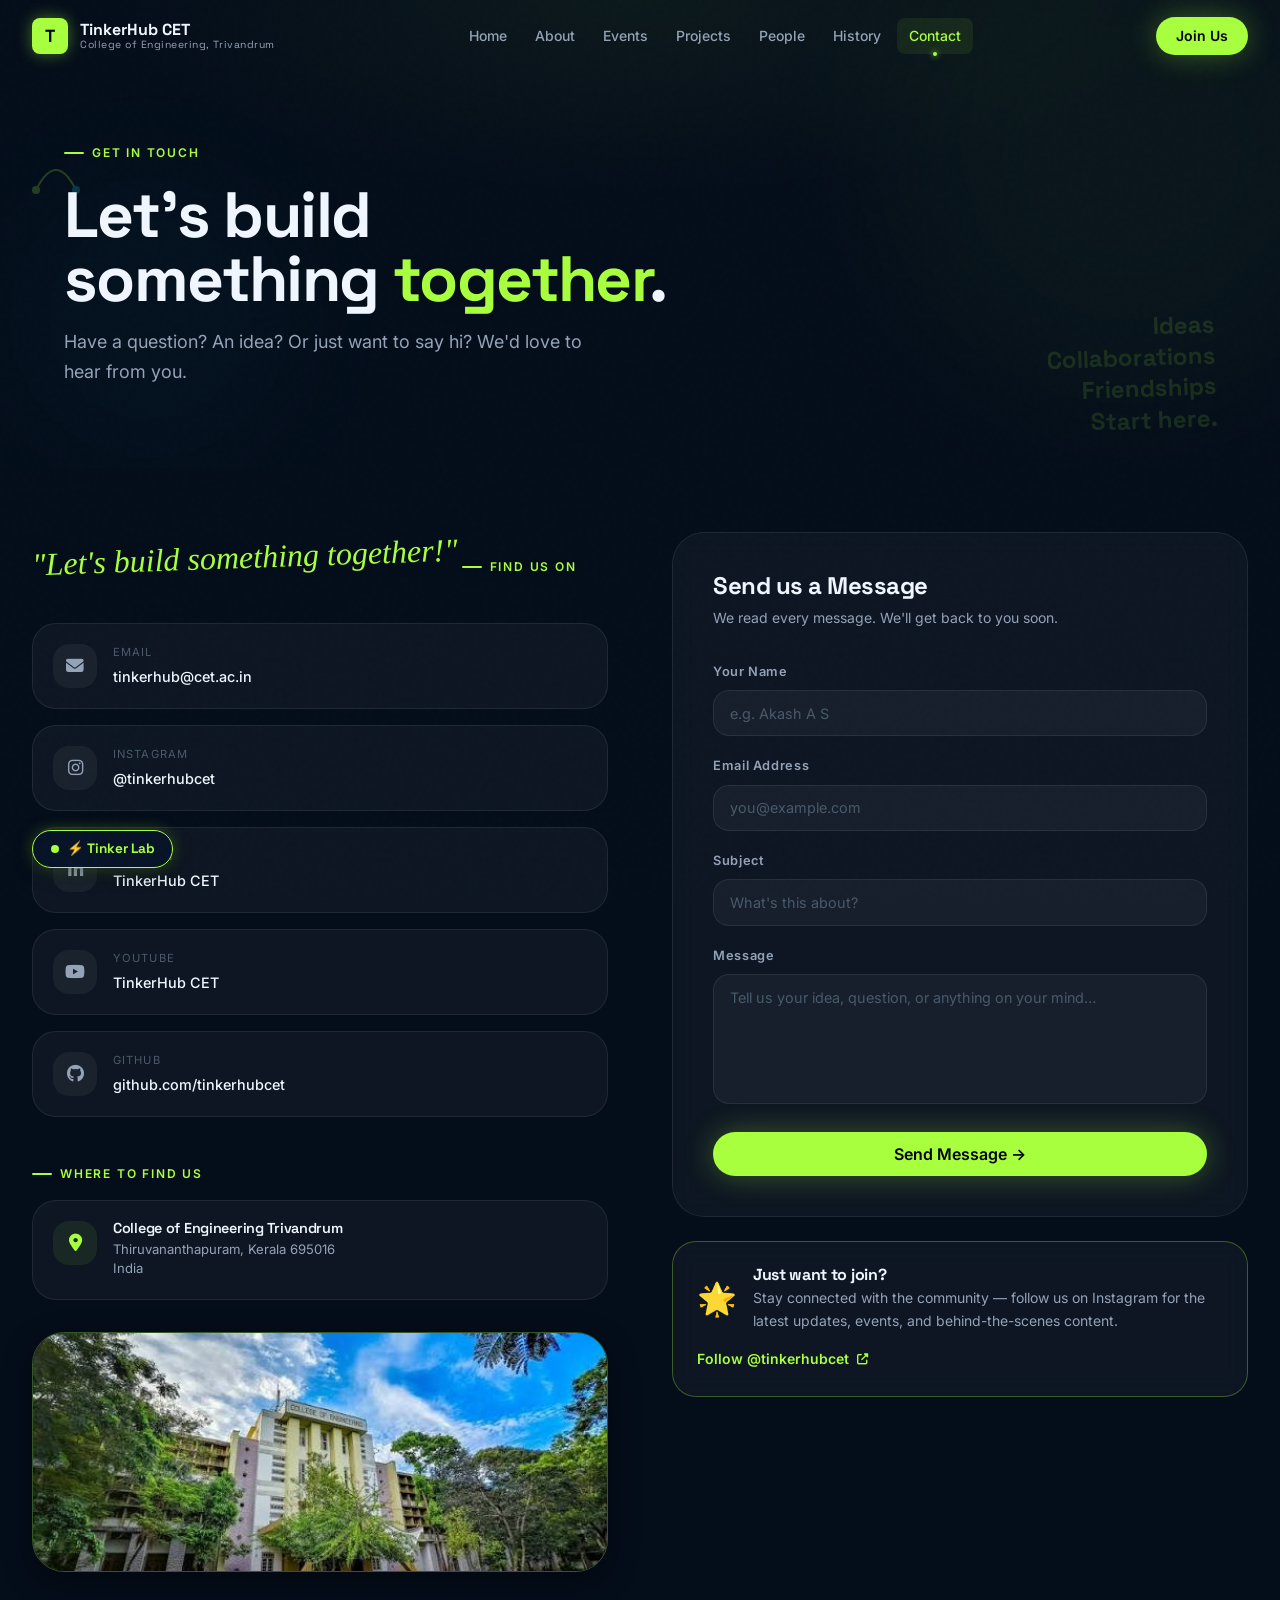
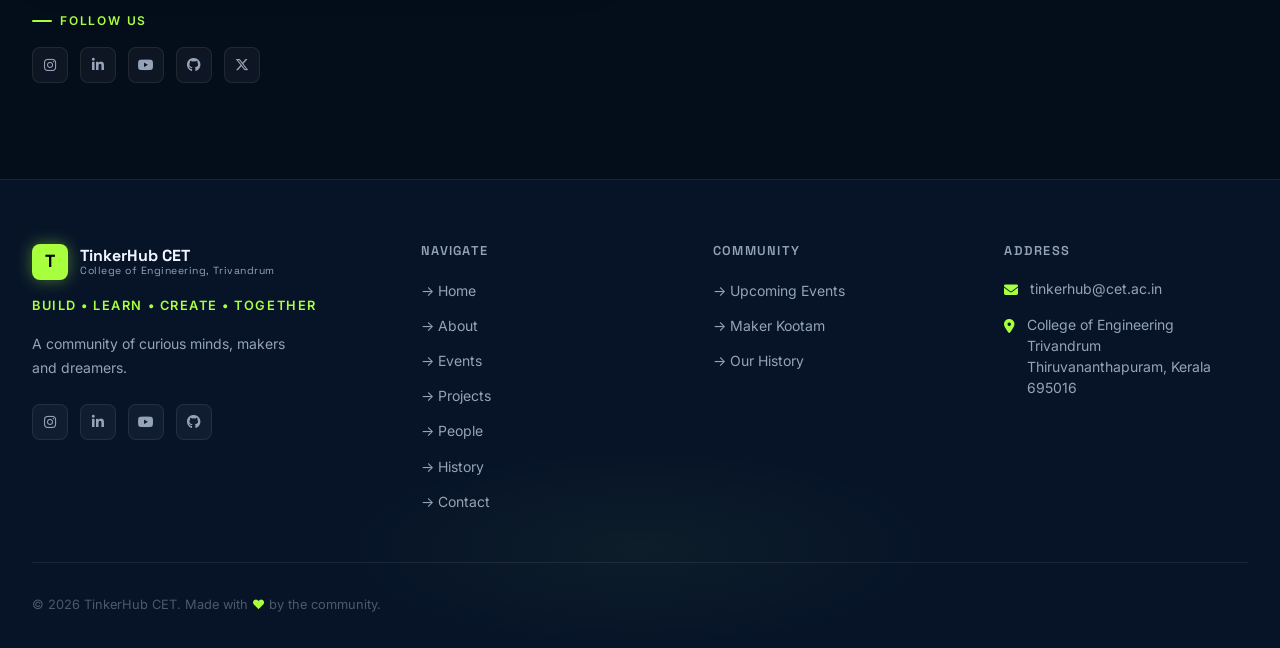
<file: contact.html>
<!DOCTYPE html>
<html lang="en">
<head>
  <meta charset="UTF-8" />
  <meta name="viewport" content="width=device-width, initial-scale=1.0" />
  <meta name="description" content="Get in Touch — TinkerHub CET. Have a question, an idea, or just want to say hi?" />
  <meta property="og:title" content="Contact — TinkerHub CET" />
  <meta property="og:description" content="Have a question, an idea, or just want to say hi? Get in touch with TinkerHub CET." />
  <meta property="og:type" content="website" />
  <meta name="twitter:card" content="summary_large_image" />
  <title>Contact — TinkerHub CET</title>
  <link rel="icon" href="favicon.svg" type="image/svg+xml" />
  <link rel="preconnect" href="https://fonts.googleapis.com" />
  <link rel="preconnect" href="https://fonts.gstatic.com" crossorigin />
  <link rel="stylesheet" href="css/base.css" />
  <link rel="stylesheet" href="css/nav.css" />
  <link rel="stylesheet" href="css/footer.css" />
  <link rel="stylesheet" href="css/about.css" />
  <link rel="stylesheet" href="css/contact.css" />
  <link rel="stylesheet" href="css/creative.css" />
  <link rel="stylesheet" href="https://cdnjs.cloudflare.com/ajax/libs/font-awesome/6.5.0/css/all.min.css" />
</head>
<body>
<a href="#main-content" class="skip-link">Skip to main content</a>
<div class="page-progress" id="pageProgress"></div>

<!-- NAVBAR -->
<nav class="navbar scrolled" id="navbar">
  <div class="container">
    <a href="index.html" class="nav-logo"><div class="nav-logo-icon">T</div><div class="nav-logo-text">TinkerHub CET<span>College of Engineering, Trivandrum</span></div></a>
    <ul class="nav-links">
      <li><a href="index.html">Home</a></li><li><a href="about.html">About</a></li>
      <li><a href="events.html">Events</a></li><li><a href="projects.html">Projects</a></li>
      <li><a href="team.html">People</a></li><li><a href="history.html">History</a></li>
      <li><a href="contact.html" class="active">Contact</a></li>
    </ul>
    <div class="nav-right">
      <a href="contact.html" class="btn btn-primary btn-sm">Join Us</a>
      <button class="hamburger" id="hamburger"><span></span><span></span><span></span></button>
    </div>
  </div>
</nav>
<div class="mobile-nav" id="mobileNav">
  <a href="index.html">Home</a><a href="about.html">About</a><a href="events.html">Events</a>
  <a href="projects.html">Projects</a><a href="team.html">People</a>
  <a href="history.html">History</a><a href="contact.html" class="active">Contact</a>
  <div class="mobile-nav-cta"><a href="#contactForm" class="btn btn-primary">Send a Message →</a></div>
</div>

<!-- PAGE HERO -->
<section class="page-hero" id="main-content">
  <div class="gradient-orb orb-green"  style="width:500px;height:500px;top:-100px;right:-100px;opacity:0.5;"></div>
  <div class="gradient-orb orb-cyan"   style="width:300px;height:300px;bottom:0;left:0;opacity:0.4;"></div>
  <div class="container">
    <div class="page-hero-label">Get in Touch</div>
    <h1 class="display-lg reveal">
      Let's build<br/>something <span class="highlight">together</span>.
    </h1>
    <p class="body-lg reveal reveal-delay-1" style="color:var(--text-secondary);max-width:540px;margin-top:1rem;">
      Have a question? An idea? Or just want to say hi? We'd love to hear from you.
    </p>
  </div>
  <!-- Doodle: ideas, collaborations, friendships -->
  <div style="position:absolute;bottom:2rem;right:5%;opacity:0.12;font-family:var(--font-heading);font-size:1.5rem;font-weight:700;color:var(--accent-green);text-align:right;line-height:1.3;transform:rotate(-2deg);">
    Ideas<br/>Collaborations<br/>Friendships<br/>Start here.
  </div>
  <svg class="doodle doodle-float" style="top:30%;left:2%;width:60px;opacity:0.2;" viewBox="0 0 60 60">
    <path d="M10 50 Q30 10 50 50" stroke="#A8FF3E" stroke-width="2" fill="none" stroke-linecap="round"/>
    <circle cx="10" cy="50" r="4" fill="#A8FF3E"/>
    <circle cx="50" cy="50" r="4" fill="#22D3EE"/>
  </svg>
</section>

<!-- CONTACT SECTION -->
<section class="contact-section">
  <div class="contact-inner">

    <!-- LEFT: Info -->
    <div class="contact-info reveal-left">

      <span class="contact-tagline" style="font-family:'Georgia',serif;font-style:italic;">
        "Let's build something together!"
      </span>

      <div class="section-label" style="margin-bottom:1.5rem;">Find Us On</div>

      <div class="contact-channels">

        <a href="mailto:tinkerhub@cet.ac.in" class="contact-channel channel-email">
          <div class="channel-icon"><i class="fas fa-envelope"></i></div>
          <div class="channel-info">
            <div class="channel-label">Email</div>
            <div class="channel-value">tinkerhub@cet.ac.in</div>
          </div>
        </a>

        <a href="https://instagram.com/tinkerhubcet" target="_blank" rel="noopener" class="contact-channel channel-instagram">
          <div class="channel-icon"><i class="fab fa-instagram"></i></div>
          <div class="channel-info">
            <div class="channel-label">Instagram</div>
            <div class="channel-value">@tinkerhubcet</div>
          </div>
        </a>

        <a href="https://linkedin.com/company/tinkerhubcet" target="_blank" rel="noopener" class="contact-channel channel-linkedin">
          <div class="channel-icon"><i class="fab fa-linkedin-in"></i></div>
          <div class="channel-info">
            <div class="channel-label">LinkedIn</div>
            <div class="channel-value">TinkerHub CET</div>
          </div>
        </a>

        <a href="https://youtube.com/@tinkerhubcet" target="_blank" rel="noopener" class="contact-channel channel-youtube">
          <div class="channel-icon"><i class="fab fa-youtube"></i></div>
          <div class="channel-info">
            <div class="channel-label">YouTube</div>
            <div class="channel-value">TinkerHub CET</div>
          </div>
        </a>

        <a href="https://github.com/tinkerhubcet" target="_blank" rel="noopener" class="contact-channel channel-github">
          <div class="channel-icon"><i class="fab fa-github"></i></div>
          <div class="channel-info">
            <div class="channel-label">GitHub</div>
            <div class="channel-value">github.com/tinkerhubcet</div>
          </div>
        </a>

      </div>

      <!-- Location -->
      <div class="section-label" style="margin-bottom:1rem;">Where to Find Us</div>

      <div class="contact-location">
        <div class="location-icon"><i class="fas fa-map-marker-alt"></i></div>
        <div class="location-info">
          <h4>College of Engineering Trivandrum</h4>
          <p>Thiruvananthapuram, Kerala 695016<br/>India</p>
        </div>
      </div>

      <!-- Campus photo -->
      <div class="campus-visual">
        <img src="images/cet-campus.png" alt="College of Engineering Trivandrum — Main Heritage Building" />
        <div class="campus-visual-overlay"></div>
      </div>

      <!-- Follow us -->
      <div style="margin-top:2rem;">
        <div class="section-label" style="margin-bottom:1rem;">Follow Us</div>
        <div style="display:flex;gap:0.75rem;">
          <a href="#" class="social-icon"><i class="fab fa-instagram"></i></a>
          <a href="#" class="social-icon"><i class="fab fa-linkedin-in"></i></a>
          <a href="#" class="social-icon"><i class="fab fa-youtube"></i></a>
          <a href="#" class="social-icon"><i class="fab fa-github"></i></a>
          <a href="#" class="social-icon"><i class="fab fa-x-twitter"></i></a>
        </div>
      </div>

    </div>

    <!-- RIGHT: Form -->
    <div class="reveal-right">
      <div class="contact-form-wrapper">
        <h2 class="contact-form-title">Send us a Message</h2>
        <p class="contact-form-sub">We read every message. We'll get back to you soon.</p>

        <form id="contactForm">
          <div class="form-group">
            <label class="form-label" for="name">Your Name</label>
            <input type="text" id="name" name="name" class="form-input" placeholder="e.g. Akash A S" required />
          </div>
          <div class="form-group">
            <label class="form-label" for="email">Email Address</label>
            <input type="email" id="email" name="email" class="form-input" placeholder="you@example.com" required />
          </div>
          <div class="form-group">
            <label class="form-label" for="subject">Subject</label>
            <input type="text" id="subject" name="subject" class="form-input" placeholder="What's this about?" />
          </div>
          <div class="form-group">
            <label class="form-label" for="message">Message</label>
            <textarea id="message" name="message" class="form-textarea" placeholder="Tell us your idea, question, or anything on your mind…" required></textarea>
          </div>
          <button type="submit" class="btn btn-primary form-submit">
            Send Message →
          </button>
        </form>

        <div class="form-success" id="formSuccess">
          <div class="success-icon">✅</div>
          <h3 class="success-title">Message Sent!</h3>
          <p class="success-sub">Thanks for reaching out. We'll get back to you soon. Meanwhile, follow us on social media to stay connected.</p>
          <div style="display:flex;gap:0.75rem;justify-content:center;margin-top:1.5rem;">
            <a href="#" class="social-icon"><i class="fab fa-instagram"></i></a>
            <a href="#" class="social-icon"><i class="fab fa-linkedin-in"></i></a>
          </div>
        </div>

      </div>

      <!-- Join community CTA card -->
      <div class="card" style="margin-top:1.5rem;border-color:var(--border-accent);">
        <div style="display:flex;align-items:center;gap:1rem;">
          <div style="font-size:2rem;">🌟</div>
          <div>
            <h4 style="font-family:var(--font-heading);font-weight:700;margin-bottom:0.25rem;">Just want to join?</h4>
            <p style="color:var(--text-secondary);font-size:0.875rem;">Stay connected with the community — follow us on Instagram for the latest updates, events, and behind-the-scenes content.</p>
          </div>
        </div>
        <a href="https://instagram.com/tinkerhubcet" target="_blank" style="display:inline-flex;align-items:center;gap:0.5rem;margin-top:1rem;color:var(--accent-green);font-size:0.875rem;font-weight:600;">
          Follow @tinkerhubcet <i class="fas fa-external-link-alt" style="font-size:0.7rem;"></i>
        </a>
      </div>

    </div>
  </div>
</section>

<!-- FOOTER -->
<footer class="footer">
  <div class="footer-inner">
    <div class="footer-top">
      <div class="footer-brand">
        <a href="index.html" class="nav-logo"><div class="nav-logo-icon">T</div><div class="nav-logo-text">TinkerHub CET<span>College of Engineering, Trivandrum</span></div></a>
        <div class="footer-tagline">Build • Learn • Create • Together</div>
        <p class="footer-desc">A community of curious minds, makers and dreamers.</p>
        <div class="footer-socials">
          <a href="#" class="social-icon"><i class="fab fa-instagram"></i></a>
          <a href="#" class="social-icon"><i class="fab fa-linkedin-in"></i></a>
          <a href="#" class="social-icon"><i class="fab fa-youtube"></i></a>
          <a href="#" class="social-icon"><i class="fab fa-github"></i></a>
        </div>
      </div>
      <div class="footer-col"><h4>Navigate</h4><ul>
        <li><a href="index.html">→ Home</a></li><li><a href="about.html">→ About</a></li>
        <li><a href="events.html">→ Events</a></li><li><a href="projects.html">→ Projects</a></li>
        <li><a href="team.html">→ People</a></li><li><a href="history.html">→ History</a></li>
        <li><a href="contact.html">→ Contact</a></li>
      </ul></div>
      <div class="footer-col"><h4>Community</h4><ul>
        <li><a href="events.html">→ Upcoming Events</a></li>
        <li><a href="projects.html">→ Maker Kootam</a></li>
        <li><a href="history.html">→ Our History</a></li>
      </ul></div>
      <div class="footer-col"><h4>Address</h4>
        <div class="footer-contact-item"><span class="footer-contact-icon"><i class="fas fa-envelope"></i></span><a href="mailto:tinkerhub@cet.ac.in">tinkerhub@cet.ac.in</a></div>
        <div class="footer-contact-item"><span class="footer-contact-icon"><i class="fas fa-map-marker-alt"></i></span><p>College of Engineering Trivandrum<br/>Thiruvananthapuram, Kerala 695016</p></div>
      </div>
    </div>
    <div class="footer-bottom">
      <p>© 2026 TinkerHub CET. Made with <span>♥</span> by the community.</p>
    </div>
  </div>
</footer>

<!-- Back to top button -->
<button class="back-to-top" id="backToTop" aria-label="Back to top">
  <i class="fas fa-arrow-up"></i>
</button>

<script src="js/main.js"></script>
<script src="js/contact.js"></script>
<script src="js/creative.js"></script>
</body>
</html>
</file>
<file: css/base.css>
@import url('https://fonts.googleapis.com/css2?family=Space+Grotesk:wght@300;400;500;600;700&family=Inter:wght@300;400;500;600;700&display=swap');

/* ============================================================
   CSS CUSTOM PROPERTIES — DESIGN TOKENS
   ============================================================ */
:root {
  /* Backgrounds */
  --bg-primary:   #040D1A;
  --bg-secondary: #071428;
  --bg-tertiary:  #0A1A35;
  --bg-card:      rgba(255, 255, 255, 0.04);
  --bg-card-hover:rgba(255, 255, 255, 0.08);
  --bg-glass:     rgba(7, 20, 40, 0.6);

  /* Accents */
  --accent-green:  #A8FF3E;
  --accent-cyan:   #22D3EE;
  --accent-blue:   #3B82F6;
  --accent-purple: #A78BFA;
  --accent-teal:   #14B8A6;

  /* Text */
  --text-primary:   #F0F6FF;
  --text-secondary: #94A3B8;
  --text-muted:     #4A5A6B;

  /* Borders */
  --border:         rgba(255, 255, 255, 0.08);
  --border-accent:  rgba(168, 255, 62, 0.3);
  --border-cyan:    rgba(34, 211, 238, 0.3);

  /* Shadows */
  --glow-green:  0 0 20px rgba(168, 255, 62,  0.25);
  --glow-cyan:   0 0 20px rgba(34,  211, 238, 0.25);
  --glow-blue:   0 0 20px rgba(59,  130, 246, 0.25);
  --shadow-card: 0 4px 32px rgba(0, 0, 0, 0.4);

  /* Fonts */
  --font-heading: 'Space Grotesk', sans-serif;
  --font-body:    'Inter', sans-serif;

  /* Spacing */
  --section-padding: 6rem 2rem;
  --max-width: 1280px;
  --nav-height: 72px;

  /* Radius */
  --radius-sm:  8px;
  --radius-md:  16px;
  --radius-lg:  24px;
  --radius-xl:  32px;

  /* Transitions */
  --transition: all 0.3s cubic-bezier(0.4, 0, 0.2, 1);
  --transition-slow: all 0.6s cubic-bezier(0.4, 0, 0.2, 1);
}

/* ============================================================
   RESET & BASE
   ============================================================ */
*, *::before, *::after {
  box-sizing: border-box;
  margin: 0;
  padding: 0;
}

html {
  scroll-behavior: smooth;
  font-size: 16px;
}

body {
  background-color: var(--bg-primary);
  color: var(--text-primary);
  font-family: var(--font-body);
  line-height: 1.6;
  overflow-x: hidden;
  -webkit-font-smoothing: antialiased;
  -moz-osx-font-smoothing: grayscale;
}

/* Subtle noise texture overlay */
body::before {
  content: '';
  position: fixed;
  inset: 0;
  background-image: url("data:image/svg+xml,%3Csvg viewBox='0 0 200 200' xmlns='http://www.w3.org/2000/svg'%3E%3Cfilter id='noise'%3E%3CfeTurbulence type='fractalNoise' baseFrequency='0.9' numOctaves='4' stitchTiles='stitch'/%3E%3C/filter%3E%3Crect width='100%25' height='100%25' filter='url(%23noise)' opacity='0.03'/%3E%3C/svg%3E");
  pointer-events: none;
  z-index: 9999;
  opacity: 0.4;
}

img, video { display: block; max-width: 100%; }
a { text-decoration: none; color: inherit; }
ul, ol { list-style: none; }
button { border: none; cursor: pointer; font-family: inherit; }
input, textarea, select { font-family: inherit; }

/* ============================================================
   TYPOGRAPHY
   ============================================================ */
h1, h2, h3, h4, h5, h6 {
  font-family: var(--font-heading);
  font-weight: 700;
  line-height: 1.1;
  letter-spacing: -0.02em;
}

.display-xl {
  font-size: clamp(3.5rem, 8vw, 7rem);
  font-weight: 700;
  line-height: 0.95;
  letter-spacing: -0.03em;
}

.display-lg {
  font-size: clamp(2.5rem, 5vw, 4.5rem);
  font-weight: 700;
  line-height: 1;
  letter-spacing: -0.025em;
}

.display-md {
  font-size: clamp(1.8rem, 3.5vw, 3rem);
  font-weight: 700;
  letter-spacing: -0.02em;
}

.heading-lg {
  font-size: clamp(1.4rem, 2.5vw, 2rem);
  font-weight: 600;
}

.heading-md {
  font-size: clamp(1.1rem, 2vw, 1.4rem);
  font-weight: 600;
}

.body-lg  { font-size: 1.125rem; line-height: 1.7; }
.body-md  { font-size: 1rem;     line-height: 1.7; }
.body-sm  { font-size: 0.875rem; line-height: 1.6; }
.label    { font-size: 0.75rem;  letter-spacing: 0.1em; text-transform: uppercase; font-weight: 600; }

/* Accent highlight */
.highlight {
  color: var(--accent-green);
}
.highlight-cyan   { color: var(--accent-cyan);   }
.highlight-purple { color: var(--accent-purple);  }

/* ============================================================
   LAYOUT UTILITIES
   ============================================================ */
.container {
  max-width: var(--max-width);
  margin-inline: auto;
  padding-inline: 2rem;
}

.section {
  padding: var(--section-padding);
}

.section-header {
  margin-bottom: 4rem;
}

.section-label {
  display: inline-flex;
  align-items: center;
  gap: 0.5rem;
  color: var(--accent-green);
  font-size: 0.75rem;
  letter-spacing: 0.15em;
  text-transform: uppercase;
  font-weight: 600;
  margin-bottom: 1rem;
}

.section-label::before {
  content: '';
  width: 20px;
  height: 2px;
  background: var(--accent-green);
  border-radius: 2px;
}

.flex       { display: flex; }
.flex-col   { flex-direction: column; }
.items-center { align-items: center; }
.justify-between { justify-content: space-between; }
.gap-1 { gap: 0.5rem; }
.gap-2 { gap: 1rem; }
.gap-3 { gap: 1.5rem; }
.gap-4 { gap: 2rem; }

.grid-2 { display: grid; grid-template-columns: 1fr 1fr; gap: 1.5rem; }
.grid-3 { display: grid; grid-template-columns: repeat(3, 1fr); gap: 1.5rem; }
.grid-4 { display: grid; grid-template-columns: repeat(4, 1fr); gap: 1.5rem; }

.text-center { text-align: center; }

/* ============================================================
   BUTTONS
   ============================================================ */
.btn {
  display: inline-flex;
  align-items: center;
  gap: 0.5rem;
  padding: 0.75rem 1.75rem;
  border-radius: 100px;
  font-size: 0.9375rem;
  font-weight: 600;
  transition: var(--transition);
  white-space: nowrap;
  cursor: pointer;
}

.btn-primary {
  background: var(--accent-green);
  color: #000;
  box-shadow: 0 0 30px rgba(168, 255, 62, 0.3);
}
.btn-primary:hover {
  background: #c4ff6b;
  box-shadow: 0 0 40px rgba(168, 255, 62, 0.5);
  transform: translateY(-2px);
}

.btn-secondary {
  background: transparent;
  color: var(--text-primary);
  border: 1px solid var(--border);
  backdrop-filter: blur(10px);
}
.btn-secondary:hover {
  border-color: var(--accent-green);
  color: var(--accent-green);
  transform: translateY(-2px);
}

.btn-ghost {
  background: transparent;
  color: var(--accent-cyan);
  padding: 0.5rem 0;
  border-radius: 0;
  position: relative;
}
.btn-ghost::after {
  content: '';
  position: absolute;
  bottom: 0;
  left: 0;
  width: 0;
  height: 1px;
  background: var(--accent-cyan);
  transition: var(--transition);
}
.btn-ghost:hover::after { width: 100%; }

.btn-sm {
  padding: 0.5rem 1.25rem;
  font-size: 0.875rem;
}

/* ============================================================
   CARDS
   ============================================================ */
.card {
  background: var(--bg-card);
  border: 1px solid var(--border);
  border-radius: var(--radius-lg);
  padding: 1.5rem;
  transition: var(--transition);
  backdrop-filter: blur(12px);
}
.card:hover {
  background: var(--bg-card-hover);
  border-color: var(--border-accent);
  box-shadow: var(--glow-green), var(--shadow-card);
  transform: translateY(-4px);
}

/* ============================================================
   BADGES / CHIPS
   ============================================================ */
.badge {
  display: inline-flex;
  align-items: center;
  padding: 0.25rem 0.75rem;
  border-radius: 100px;
  font-size: 0.75rem;
  font-weight: 600;
  letter-spacing: 0.05em;
}
.badge-green  { background: rgba(168, 255, 62,  0.12); color: var(--accent-green);  border: 1px solid rgba(168, 255, 62,  0.2); }
.badge-cyan   { background: rgba(34,  211, 238, 0.12); color: var(--accent-cyan);   border: 1px solid rgba(34,  211, 238, 0.2); }
.badge-blue   { background: rgba(59,  130, 246, 0.12); color: var(--accent-blue);   border: 1px solid rgba(59,  130, 246, 0.2); }
.badge-purple { background: rgba(167, 139, 250, 0.12); color: var(--accent-purple); border: 1px solid rgba(167, 139, 250, 0.2); }
.badge-teal   { background: rgba(20,  184, 166, 0.12); color: var(--accent-teal);   border: 1px solid rgba(20,  184, 166, 0.2); }

/* ============================================================
   DIVIDERS
   ============================================================ */
.divider {
  width: 100%;
  height: 1px;
  background: linear-gradient(90deg, transparent, var(--border), transparent);
  margin: 4rem 0;
}

/* ============================================================
   SCROLL REVEAL ANIMATIONS
   ============================================================ */
.reveal {
  opacity: 0;
  transform: translateY(30px);
  transition: opacity 0.7s ease, transform 0.7s ease;
}
.reveal.visible {
  opacity: 1;
  transform: translateY(0);
}
.reveal-left {
  opacity: 0;
  transform: translateX(-40px);
  transition: opacity 0.7s ease, transform 0.7s ease;
}
.reveal-left.visible {
  opacity: 1;
  transform: translateX(0);
}
.reveal-right {
  opacity: 0;
  transform: translateX(40px);
  transition: opacity 0.7s ease, transform 0.7s ease;
}
.reveal-right.visible {
  opacity: 1;
  transform: translateX(0);
}
.reveal-delay-1 { transition-delay: 0.1s; }
.reveal-delay-2 { transition-delay: 0.2s; }
.reveal-delay-3 { transition-delay: 0.3s; }
.reveal-delay-4 { transition-delay: 0.4s; }
.reveal-delay-5 { transition-delay: 0.5s; }

/* ============================================================
   GRADIENT BACKGROUNDS
   ============================================================ */
.gradient-orb {
  position: absolute;
  border-radius: 50%;
  filter: blur(80px);
  pointer-events: none;
  z-index: 0;
}
.orb-green  { background: rgba(168, 255, 62,  0.08); }
.orb-cyan   { background: rgba(34,  211, 238, 0.08); }
.orb-blue   { background: rgba(59,  130, 246, 0.08); }
.orb-purple { background: rgba(167, 139, 250, 0.08); }

/* ============================================================
   DOODLES / DECORATIVE SVGs
   ============================================================ */
.doodle {
  position: absolute;
  pointer-events: none;
  opacity: 0.4;
}
.doodle-float {
  animation: float 6s ease-in-out infinite;
}
@keyframes float {
  0%, 100% { transform: translateY(0) rotate(0deg); }
  50%       { transform: translateY(-12px) rotate(3deg); }
}
@keyframes float-reverse {
  0%, 100% { transform: translateY(0) rotate(0deg); }
  50%       { transform: translateY(10px) rotate(-3deg); }
}
@keyframes spin-slow {
  from { transform: rotate(0deg); }
  to   { transform: rotate(360deg); }
}
@keyframes pulse-glow {
  0%, 100% { box-shadow: 0 0 10px rgba(168, 255, 62, 0.3); }
  50%       { box-shadow: 0 0 30px rgba(168, 255, 62, 0.6); }
}
@keyframes blink {
  0%, 100% { opacity: 1; }
  50%       { opacity: 0.3; }
}
@keyframes slide-in-left {
  from { opacity: 0; transform: translateX(-60px); }
  to   { opacity: 1; transform: translateX(0); }
}
@keyframes count-up { from { opacity: 0; } to { opacity: 1; } }

/* ============================================================
   SCROLLBAR
   ============================================================ */
::-webkit-scrollbar { width: 6px; }
::-webkit-scrollbar-track { background: var(--bg-primary); }
::-webkit-scrollbar-thumb { background: var(--border); border-radius: 3px; }
::-webkit-scrollbar-thumb:hover { background: var(--accent-green); }

/* ============================================================
   SELECTION
   ============================================================ */
::selection { background: rgba(168, 255, 62, 0.2); color: var(--accent-green); }

/* ============================================================
   FOCUS VISIBLE — ACCESSIBILITY
   ============================================================ */
:focus-visible {
  outline: 2px solid var(--accent-green);
  outline-offset: 3px;
  border-radius: 4px;
}
:focus:not(:focus-visible) { outline: none; }

/* Skip to content link */
.skip-link {
  position: fixed;
  top: -100px;
  left: 1rem;
  z-index: 9999;
  background: var(--accent-green);
  color: #000;
  padding: 0.5rem 1.25rem;
  border-radius: 100px;
  font-size: 0.875rem;
  font-weight: 700;
  transition: top 0.2s ease;
  box-shadow: 0 4px 20px rgba(168, 255, 62, 0.4);
}
.skip-link:focus { top: 1rem; }

/* ============================================================
   BACK TO TOP BUTTON
   ============================================================ */
.back-to-top {
  position: fixed;
  bottom: 2rem;
  right: 2rem;
  width: 44px;
  height: 44px;
  border-radius: 50%;
  background: var(--accent-green);
  color: #000;
  border: none;
  cursor: pointer;
  display: flex;
  align-items: center;
  justify-content: center;
  font-size: 1rem;
  box-shadow: 0 0 20px rgba(168,255,62,0.4);
  opacity: 0;
  transform: translateY(20px);
  pointer-events: none;
  transition: opacity 0.3s ease, transform 0.3s ease;
  z-index: 900;
}
.back-to-top.visible {
  opacity: 1;
  transform: translateY(0);
  pointer-events: auto;
}
.back-to-top:hover {
  background: #c4ff6b;
  box-shadow: 0 0 30px rgba(168,255,62,0.6);
  transform: translateY(-3px);
}

/* ============================================================
   PAGE PROGRESS BAR
   ============================================================ */
.page-progress {
  position: fixed;
  top: 0;
  left: 0;
  height: 3px;
  width: 0%;
  background: linear-gradient(90deg, var(--accent-green), var(--accent-cyan));
  z-index: 9999;
  transition: width 0.1s linear;
  box-shadow: 0 0 8px rgba(168,255,62,0.5);
}

/* ============================================================
   MOBILE FILTER CHIPS SCROLL
   ============================================================ */
.filter-chips {
  -webkit-overflow-scrolling: touch;
  scrollbar-width: none;
  -ms-overflow-style: none;
}
.filter-chips::-webkit-scrollbar { display: none; }

/* ============================================================
   COPY EMAIL TOOLTIP
   ============================================================ */
.copy-tooltip {
  position: fixed;
  bottom: 2rem;
  left: 50%;
  transform: translateX(-50%) translateY(20px);
  background: rgba(7,20,40,0.95);
  border: 1px solid var(--accent-green);
  color: var(--accent-green);
  padding: 0.5rem 1.25rem;
  border-radius: 100px;
  font-size: 0.8rem;
  font-weight: 600;
  z-index: 9998;
  opacity: 0;
  transition: opacity 0.3s ease, transform 0.3s ease;
  pointer-events: none;
  white-space: nowrap;
}
.copy-tooltip.show {
  opacity: 1;
  transform: translateX(-50%) translateY(0);
}

/* ============================================================
   HOME MOBILE SWIPE CARDS
   ============================================================ */
@media (max-width: 768px) {
  .event-cards-row {
    display: flex;
    overflow-x: auto;
    scroll-snap-type: x mandatory;
    -webkit-overflow-scrolling: touch;
    scrollbar-width: none;
    gap: 1rem;
    padding-bottom: 0.5rem;
  }
  .event-cards-row::-webkit-scrollbar { display: none; }
  .event-card-home {
    min-width: 280px;
    scroll-snap-align: start;
    flex-shrink: 0;
  }
}

/* ============================================================
   RESPONSIVE BREAKPOINTS
   ============================================================ */
@media (max-width: 1024px) {
  .grid-4 { grid-template-columns: repeat(2, 1fr); }
  .grid-3 { grid-template-columns: repeat(2, 1fr); }
}
@media (max-width: 768px) {
  :root { --section-padding: 4rem 1.25rem; }
  .grid-4, .grid-3, .grid-2 { grid-template-columns: 1fr; }
  .container { padding-inline: 1.25rem; }
  .back-to-top { bottom: 1.5rem; right: 1rem; }
}
</file>
<file: css/nav.css>
/* ============================================================
   NAVBAR
   ============================================================ */
.navbar {
  position: fixed;
  top: 0;
  left: 0;
  right: 0;
  z-index: 1000;
  height: var(--nav-height);
  display: flex;
  align-items: center;
  transition: var(--transition);
}

.navbar.scrolled {
  background: rgba(4, 13, 26, 0.85);
  backdrop-filter: blur(20px);
  -webkit-backdrop-filter: blur(20px);
  border-bottom: 1px solid var(--border);
  box-shadow: 0 4px 30px rgba(0, 0, 0, 0.3);
}

.navbar .container {
  display: flex;
  align-items: center;
  justify-content: space-between;
  gap: 2rem;
  width: 100%;
}

/* Logo */
.nav-logo {
  display: flex;
  align-items: center;
  gap: 0.75rem;
  text-decoration: none;
  flex-shrink: 0;
}

.nav-logo-icon {
  width: 36px;
  height: 36px;
  background: var(--accent-green);
  border-radius: 8px;
  display: flex;
  align-items: center;
  justify-content: center;
  color: #000;
  font-family: var(--font-heading);
  font-weight: 800;
  font-size: 1.1rem;
  box-shadow: 0 0 16px rgba(168, 255, 62, 0.4);
}

.nav-logo-text {
  font-family: var(--font-heading);
  font-weight: 700;
  font-size: 1rem;
  color: var(--text-primary);
  line-height: 1.2;
}

.nav-logo-text span {
  display: block;
  font-size: 0.65rem;
  font-weight: 400;
  color: var(--text-secondary);
  letter-spacing: 0.05em;
}

/* Nav links */
.nav-links {
  display: flex;
  align-items: center;
  gap: 0.25rem;
  list-style: none;
}

.nav-links a {
  display: block;
  padding: 0.4rem 0.75rem;
  border-radius: 8px;
  font-size: 0.875rem;
  font-weight: 500;
  color: var(--text-secondary);
  transition: var(--transition);
  position: relative;
  white-space: nowrap;
}

.nav-links a:hover {
  color: var(--text-primary);
  background: rgba(255, 255, 255, 0.05);
}

.nav-links a.active {
  color: var(--accent-green);
  background: rgba(168, 255, 62, 0.08);
}

.nav-links a.active::after {
  content: '';
  position: absolute;
  bottom: -2px;
  left: 50%;
  transform: translateX(-50%);
  width: 4px;
  height: 4px;
  border-radius: 50%;
  background: var(--accent-green);
  box-shadow: 0 0 6px var(--accent-green);
}

/* Nav right */
.nav-right {
  display: flex;
  align-items: center;
  gap: 1rem;
  flex-shrink: 0;
}

/* Hamburger */
.hamburger {
  display: none;
  flex-direction: column;
  gap: 5px;
  padding: 0.5rem;
  cursor: pointer;
  background: none;
  border: none;
}

.hamburger span {
  display: block;
  width: 22px;
  height: 2px;
  background: var(--text-primary);
  border-radius: 2px;
  transition: var(--transition);
  transform-origin: center;
}

.hamburger.active span:nth-child(1) {
  transform: translateY(7px) rotate(45deg);
}
.hamburger.active span:nth-child(2) {
  opacity: 0;
  transform: scaleX(0);
}
.hamburger.active span:nth-child(3) {
  transform: translateY(-7px) rotate(-45deg);
}

/* Mobile nav drawer */
.mobile-nav {
  position: fixed;
  top: var(--nav-height);
  left: 0;
  right: 0;
  bottom: 0;
  background: rgba(4, 13, 26, 0.98);
  backdrop-filter: blur(20px);
  z-index: 999;
  padding: 2rem 1.5rem;
  transform: translateX(100%);
  transition: transform 0.35s cubic-bezier(0.4, 0, 0.2, 1);
  overflow-y: auto;
  display: flex;
  flex-direction: column;
  gap: 0.5rem;
}

.mobile-nav.open {
  transform: translateX(0);
}

.mobile-nav a {
  display: flex;
  align-items: center;
  justify-content: space-between;
  padding: 1rem 0;
  font-family: var(--font-heading);
  font-size: 1.5rem;
  font-weight: 600;
  color: var(--text-primary);
  border-bottom: 1px solid var(--border);
  transition: var(--transition);
}

.mobile-nav a:hover,
.mobile-nav a.active {
  color: var(--accent-green);
  padding-left: 0.5rem;
}

.mobile-nav a::after {
  content: '→';
  font-size: 1rem;
  color: var(--text-muted);
  transition: var(--transition);
}

.mobile-nav a:hover::after,
.mobile-nav a.active::after {
  color: var(--accent-green);
  transform: translateX(4px);
}

.mobile-nav-cta {
  margin-top: 2rem;
}

.mobile-nav-cta .btn {
  width: 100%;
  justify-content: center;
}

/* ============================================================
   RESPONSIVE
   ============================================================ */
@media (max-width: 900px) {
  .nav-links { display: none; }
  .hamburger { display: flex; }
}

@media (max-width: 480px) {
  .nav-right .btn { display: none; }
}
</file>
<file: css/footer.css>
/* ============================================================
   FOOTER
   ============================================================ */
.footer {
  background: var(--bg-secondary);
  border-top: 1px solid var(--border);
  padding: 4rem 2rem 2rem;
  position: relative;
  overflow: hidden;
}

.footer::before {
  content: '';
  position: absolute;
  bottom: 0;
  left: 50%;
  transform: translateX(-50%);
  width: 600px;
  height: 200px;
  background: radial-gradient(ellipse, rgba(168, 255, 62, 0.04) 0%, transparent 70%);
  pointer-events: none;
}

.footer-inner {
  max-width: var(--max-width);
  margin-inline: auto;
}

/* Top row */
.footer-top {
  display: grid;
  grid-template-columns: 1.4fr 1fr 1fr 1fr;
  gap: 3rem;
  padding-bottom: 3rem;
  border-bottom: 1px solid var(--border);
}

.footer-brand {}

.footer-brand .nav-logo {
  margin-bottom: 1rem;
}

.footer-tagline {
  color: var(--accent-green);
  font-size: 0.8rem;
  letter-spacing: 0.12em;
  text-transform: uppercase;
  font-weight: 600;
  margin-bottom: 1rem;
}

.footer-desc {
  color: var(--text-secondary);
  font-size: 0.875rem;
  line-height: 1.7;
  max-width: 280px;
}

/* Social links */
.footer-socials {
  display: flex;
  gap: 0.75rem;
  margin-top: 1.5rem;
}

.social-icon {
  width: 36px;
  height: 36px;
  border-radius: 8px;
  background: var(--bg-card);
  border: 1px solid var(--border);
  display: flex;
  align-items: center;
  justify-content: center;
  color: var(--text-secondary);
  font-size: 0.875rem;
  transition: var(--transition);
  text-decoration: none;
}

.social-icon:hover {
  background: rgba(168, 255, 62, 0.1);
  border-color: var(--accent-green);
  color: var(--accent-green);
  transform: translateY(-3px);
}

/* Footer columns */
.footer-col h4 {
  font-family: var(--font-heading);
  font-size: 0.8rem;
  font-weight: 600;
  letter-spacing: 0.1em;
  text-transform: uppercase;
  color: var(--text-secondary);
  margin-bottom: 1.25rem;
}

.footer-col ul {
  list-style: none;
  display: flex;
  flex-direction: column;
  gap: 0.6rem;
}

.footer-col ul li a {
  color: var(--text-secondary);
  font-size: 0.875rem;
  transition: var(--transition);
  text-decoration: none;
  display: inline-flex;
  align-items: center;
  gap: 0.4rem;
}

.footer-col ul li a:hover {
  color: var(--accent-green);
  gap: 0.6rem;
}

/* Contact info */
.footer-contact-item {
  display: flex;
  align-items: flex-start;
  gap: 0.75rem;
  margin-bottom: 0.75rem;
}

.footer-contact-icon {
  color: var(--accent-green);
  font-size: 0.875rem;
  margin-top: 0.1rem;
  flex-shrink: 0;
}

.footer-contact-item a,
.footer-contact-item p {
  color: var(--text-secondary);
  font-size: 0.875rem;
  line-height: 1.5;
  text-decoration: none;
  transition: var(--transition);
}

.footer-contact-item a:hover { color: var(--accent-green); }

/* Bottom row */
.footer-bottom {
  padding-top: 2rem;
  display: flex;
  align-items: center;
  justify-content: space-between;
  flex-wrap: wrap;
  gap: 1rem;
}

.footer-bottom p {
  color: var(--text-muted);
  font-size: 0.8rem;
}

.footer-bottom span {
  color: var(--accent-green);
}


/* ============================================================
   RESPONSIVE
   ============================================================ */
@media (max-width: 900px) {
  .footer-top {
    grid-template-columns: 1fr 1fr;
    gap: 2rem;
  }
}

@media (max-width: 600px) {
  .footer-top {
    grid-template-columns: 1fr;
  }
  .footer-bottom {
    flex-direction: column;
    text-align: center;
  }
}
</file>
<file: css/about.css>
/* ============================================================
   PAGE HERO (shared for interior pages)
   ============================================================ */
.page-hero {
  padding: calc(var(--nav-height) + 4rem) 2rem 5rem;
  position: relative;
  overflow: hidden;
  background: radial-gradient(ellipse 70% 70% at 50% 0%,
    rgba(168, 255, 62, 0.05) 0%,
    transparent 60%);
}

.page-hero .container { position: relative; z-index: 1; }

.page-hero-label {
  display: inline-flex;
  align-items: center;
  gap: 0.5rem;
  color: var(--accent-green);
  font-size: 0.75rem;
  letter-spacing: 0.15em;
  text-transform: uppercase;
  font-weight: 600;
  margin-bottom: 1.25rem;
}

.page-hero-label::before {
  content: '';
  width: 20px;
  height: 2px;
  background: var(--accent-green);
  border-radius: 2px;
}

/* ============================================================
   ABOUT — INTRO
   ============================================================ */
.about-intro {
  padding: 5rem 2rem;
}

.about-intro-inner {
  max-width: var(--max-width);
  margin-inline: auto;
  display: grid;
  grid-template-columns: 1fr 1fr;
  gap: 4rem;
  align-items: center;
}

.about-intro-text h2 {
  font-size: clamp(2rem, 4vw, 3.2rem);
  font-weight: 700;
  line-height: 1.1;
  margin-bottom: 1.5rem;
}

.about-intro-text p {
  color: var(--text-secondary);
  font-size: 1.05rem;
  line-height: 1.8;
  margin-bottom: 1.5rem;
}

.about-photo-stack {
  position: relative;
  height: 400px;
}

.stack-photo {
  position: absolute;
  border-radius: var(--radius-lg);
  overflow: hidden;
  border: 2px solid var(--border);
  box-shadow: var(--shadow-card);
}

.stack-photo img {
  width: 100%;
  height: 100%;
  object-fit: cover;
}

.stack-photo-1 { top: 0; right: 0; width: 72%; height: 280px; border-color: var(--border-accent); }
.stack-photo-2 { bottom: 0; left: 0; width: 55%; height: 220px; }

.stack-badge {
  position: absolute;
  top: 50%;
  left: -20px;
  transform: translateY(-50%);
  background: var(--accent-green);
  color: #000;
  border-radius: var(--radius-md);
  padding: 1rem 1.25rem;
  font-family: var(--font-heading);
  font-weight: 800;
  font-size: 0.85rem;
  line-height: 1.3;
  box-shadow: 0 8px 30px rgba(168, 255, 62, 0.35);
  animation: float 7s ease-in-out infinite;
}

/* ============================================================
   ABOUT — PILLARS
   ============================================================ */
.pillars-section {
  padding: 5rem 2rem;
  background: var(--bg-secondary);
}

.pillars-grid {
  display: grid;
  grid-template-columns: repeat(4, 1fr);
  gap: 1.5rem;
  margin-top: 3rem;
}

.pillar-card {
  background: var(--bg-card);
  border: 1px solid var(--border);
  border-radius: var(--radius-xl);
  padding: 2rem 1.5rem;
  text-align: center;
  transition: var(--transition);
  position: relative;
  overflow: hidden;
}

.pillar-card::before {
  content: '';
  position: absolute;
  top: 0;
  left: 0;
  right: 0;
  height: 2px;
  background: linear-gradient(90deg, transparent, var(--pillar-color), transparent);
  opacity: 0;
  transition: var(--transition);
}

.pillar-card:hover::before { opacity: 1; }

.pillar-card:hover {
  transform: translateY(-8px);
  border-color: rgba(255,255,255,0.12);
  box-shadow: var(--shadow-card);
}

.pillar-card:nth-child(1) { --pillar-color: var(--accent-green);  }
.pillar-card:nth-child(2) { --pillar-color: var(--accent-cyan);   }
.pillar-card:nth-child(3) { --pillar-color: var(--accent-purple); }
.pillar-card:nth-child(4) { --pillar-color: var(--accent-blue);   }

.pillar-number {
  font-family: var(--font-heading);
  font-size: 3rem;
  font-weight: 800;
  color: var(--pillar-color);
  opacity: 0.15;
  line-height: 1;
  margin-bottom: 1rem;
}

.pillar-icon {
  width: 76px;
  height: 76px;
  border-radius: var(--radius-lg);
  background: radial-gradient(circle at 50% 30%, color-mix(in srgb, var(--pillar-color) 14%, transparent), rgba(4, 13, 26, 0.7));
  border: 1.5px solid color-mix(in srgb, var(--pillar-color) 35%, transparent);
  display: flex;
  align-items: center;
  justify-content: center;
  margin: 0 auto 1.5rem;
  transition: var(--transition);
  position: relative;
  box-shadow: 0 8px 24px rgba(0, 0, 0, 0.35), inset 0 1px 1px rgba(255, 255, 255, 0.12);
}

.pillar-svg {
  width: 46px;
  height: 46px;
  transition: transform 0.4s cubic-bezier(0.34, 1.56, 0.64, 1), filter 0.4s ease;
}

.pillar-card:hover .pillar-icon {
  border-color: var(--pillar-color);
  box-shadow: 0 0 30px color-mix(in srgb, var(--pillar-color) 40%, transparent), 
              inset 0 0 15px color-mix(in srgb, var(--pillar-color) 20%, transparent);
  transform: translateY(-3px) scale(1.05);
}

.pillar-card:hover .pillar-svg {
  transform: scale(1.1);
  filter: drop-shadow(0 0 10px var(--pillar-color));
}

.pillar-title {
  font-family: var(--font-heading);
  font-size: 1.25rem;
  font-weight: 700;
  margin-bottom: 0.75rem;
  color: var(--text-primary);
}

.pillar-desc {
  font-size: 0.875rem;
  color: var(--text-secondary);
  line-height: 1.6;
}

/* ============================================================
   ABOUT — WHY TINKERHUB
   ============================================================ */
.why-section {
  padding: 6rem 2rem;
  position: relative;
}

.why-inner {
  max-width: var(--max-width);
  margin-inline: auto;
  display: grid;
  grid-template-columns: 1fr 1fr;
  gap: 5rem;
  align-items: center;
}

.why-photo {
  position: relative;
  border-radius: var(--radius-xl);
  overflow: hidden;
  height: 480px;
  border: 1px solid var(--border);
}

.why-photo img { width: 100%; height: 100%; object-fit: cover; }

.why-photo-overlay {
  position: absolute;
  inset: 0;
  background: linear-gradient(135deg,
    rgba(168, 255, 62, 0.1) 0%,
    transparent 50%);
}

.why-quote {
  position: absolute;
  bottom: 2rem;
  left: 2rem;
  right: 2rem;
  background: rgba(4, 13, 26, 0.85);
  backdrop-filter: blur(20px);
  border: 1px solid var(--border-accent);
  border-radius: var(--radius-lg);
  padding: 1.5rem;
}

.why-quote p {
  font-family: var(--font-heading);
  font-size: 1.1rem;
  font-weight: 700;
  line-height: 1.4;
  color: var(--text-primary);
}

.why-quote p em { color: var(--accent-green); font-style: normal; }

.why-content h2 {
  font-size: clamp(2rem, 4vw, 3rem);
  font-weight: 700;
  margin-bottom: 2rem;
  line-height: 1.1;
}

.why-features {
  display: flex;
  flex-direction: column;
  gap: 1.25rem;
}

.why-feature {
  display: flex;
  gap: 1rem;
  align-items: flex-start;
  padding: 1.25rem;
  background: var(--bg-card);
  border: 1px solid var(--border);
  border-radius: var(--radius-lg);
  transition: var(--transition);
}

.why-feature:hover {
  border-color: var(--border-accent);
  background: var(--bg-card-hover);
}

.why-feature-icon {
  font-size: 1.25rem;
  flex-shrink: 0;
  width: 40px;
  height: 40px;
  background: rgba(168,255,62,0.08);
  border-radius: var(--radius-sm);
  display: flex;
  align-items: center;
  justify-content: center;
}

.why-feature h4 {
  font-family: var(--font-heading);
  font-size: 0.95rem;
  font-weight: 600;
  margin-bottom: 0.25rem;
  color: var(--text-primary);
}

.why-feature p {
  font-size: 0.825rem;
  color: var(--text-secondary);
  line-height: 1.5;
}

/* ============================================================
   ABOUT — OUR STORY
   ============================================================ */
.story-section {
  padding: 6rem 2rem;
  background: var(--bg-secondary);
  text-align: center;
}

.story-video-wrapper {
  position: relative;
  max-width: 800px;
  margin: 3rem auto 0;
  border-radius: var(--radius-xl);
  overflow: hidden;
  height: 420px;
  border: 1px solid var(--border);
}

.story-video-wrapper img {
  width: 100%;
  height: 100%;
  object-fit: cover;
}

.story-video-overlay {
  position: absolute;
  inset: 0;
  background: rgba(4, 13, 26, 0.5);
  display: flex;
  align-items: center;
  justify-content: center;
}

.play-btn {
  width: 80px;
  height: 80px;
  border-radius: 50%;
  background: rgba(168, 255, 62, 0.9);
  display: flex;
  align-items: center;
  justify-content: center;
  font-size: 1.5rem;
  color: #000;
  cursor: pointer;
  transition: var(--transition);
  box-shadow: 0 0 40px rgba(168, 255, 62, 0.4);
}

.play-btn:hover {
  background: var(--accent-green);
  transform: scale(1.1);
  box-shadow: 0 0 60px rgba(168, 255, 62, 0.5);
}

/* ============================================================
   RESPONSIVE
   ============================================================ */
@media (max-width: 1024px) {
  .pillars-grid { grid-template-columns: 1fr 1fr; }
  .about-intro-inner,
  .why-inner { grid-template-columns: 1fr; }
  .about-photo-stack,
  .why-photo { height: 300px; }
}

@media (max-width: 768px) {
  .pillars-grid { grid-template-columns: 1fr; }
}
</file>
<file: css/contact.css>
/* ============================================================
   CONTACT — LAYOUT
   ============================================================ */
.contact-section {
  padding: 4rem 2rem 6rem;
}

.contact-inner {
  max-width: var(--max-width);
  margin-inline: auto;
  display: grid;
  grid-template-columns: 1fr 1fr;
  gap: 4rem;
  align-items: flex-start;
}

/* ============================================================
   CONTACT — LEFT SIDE (INFO)
   ============================================================ */
.contact-info {}

.contact-tagline {
  font-family: 'Caveat', cursive, var(--font-heading);
  font-size: 2rem;
  color: var(--accent-green);
  margin-bottom: 2.5rem;
  display: block;
  transform: rotate(-2deg);
  display: inline-block;
}

.contact-channels {
  display: flex;
  flex-direction: column;
  gap: 1rem;
  margin-bottom: 2.5rem;
}

.contact-channel {
  display: flex;
  align-items: center;
  gap: 1rem;
  padding: 1.25rem 1.25rem;
  background: var(--bg-card);
  border: 1px solid var(--border);
  border-radius: var(--radius-lg);
  transition: var(--transition);
  text-decoration: none;
  color: inherit;
}

.contact-channel:hover {
  border-color: var(--channel-color);
  background: var(--bg-card-hover);
  transform: translateX(4px);
}

.contact-channel:hover .channel-icon {
  background: color-mix(in srgb, var(--channel-color) 15%, transparent);
  color: var(--channel-color);
}

.channel-icon {
  width: 44px;
  height: 44px;
  border-radius: var(--radius-md);
  background: rgba(255,255,255,0.05);
  display: flex;
  align-items: center;
  justify-content: center;
  font-size: 1.1rem;
  color: var(--text-secondary);
  flex-shrink: 0;
  transition: var(--transition);
}

.channel-info {}

.channel-label {
  font-size: 0.7rem;
  letter-spacing: 0.1em;
  text-transform: uppercase;
  color: var(--text-muted);
  margin-bottom: 0.15rem;
}

.channel-value {
  font-size: 0.9rem;
  color: var(--text-primary);
  font-weight: 500;
}

/* Channel color vars */
.channel-email    { --channel-color: var(--accent-green);  }
.channel-instagram{ --channel-color: #E1306C; }
.channel-linkedin { --channel-color: #0A66C2; }
.channel-youtube  { --channel-color: #FF0000; }
.channel-github   { --channel-color: var(--accent-purple); }

/* Location */
.contact-location {
  display: flex;
  gap: 1rem;
  align-items: flex-start;
  padding: 1.25rem;
  background: var(--bg-card);
  border: 1px solid var(--border);
  border-radius: var(--radius-lg);
  margin-bottom: 2rem;
}

.location-icon {
  width: 44px;
  height: 44px;
  border-radius: var(--radius-md);
  background: rgba(168, 255, 62, 0.08);
  display: flex;
  align-items: center;
  justify-content: center;
  font-size: 1.1rem;
  color: var(--accent-green);
  flex-shrink: 0;
}

.location-info h4 {
  font-family: var(--font-heading);
  font-size: 0.9rem;
  font-weight: 600;
  color: var(--text-primary);
  margin-bottom: 0.2rem;
}

.location-info p {
  font-size: 0.82rem;
  color: var(--text-secondary);
  line-height: 1.5;
}

/* Campus visual */
.campus-visual {
  border-radius: var(--radius-xl);
  overflow: hidden;
  height: 240px;
  border: 1.5px solid var(--border-accent);
  box-shadow: 0 10px 30px rgba(0, 0, 0, 0.4);
  position: relative;
  transition: var(--transition);
}
.campus-visual:hover {
  border-color: var(--accent-green);
  box-shadow: 0 12px 35px rgba(168, 255, 62, 0.2);
}

.campus-visual img {
  width: 100%;
  height: 100%;
  object-fit: cover;
  transition: transform 0.5s ease;
}
.campus-visual:hover img {
  transform: scale(1.04);
}

.campus-visual-overlay {
  position: absolute;
  inset: 0;
  background: linear-gradient(135deg,
    rgba(168, 255, 62, 0.08) 0%,
    transparent 60%);
}

/* ============================================================
   CONTACT — FORM
   ============================================================ */
.contact-form-wrapper {
  background: var(--bg-card);
  border: 1px solid var(--border);
  border-radius: var(--radius-xl);
  padding: 2.5rem;
  backdrop-filter: blur(12px);
}

.contact-form-title {
  font-family: var(--font-heading);
  font-size: 1.5rem;
  font-weight: 700;
  margin-bottom: 0.5rem;
}

.contact-form-sub {
  color: var(--text-secondary);
  font-size: 0.875rem;
  margin-bottom: 2rem;
}

.form-group {
  margin-bottom: 1.25rem;
}

.form-label {
  display: block;
  font-size: 0.8rem;
  font-weight: 600;
  color: var(--text-secondary);
  letter-spacing: 0.05em;
  margin-bottom: 0.5rem;
}

.form-input,
.form-textarea {
  width: 100%;
  background: rgba(255,255,255,0.04);
  border: 1px solid var(--border);
  border-radius: var(--radius-md);
  padding: 0.85rem 1rem;
  color: var(--text-primary);
  font-size: 0.9rem;
  outline: none;
  transition: var(--transition);
  resize: none;
}

.form-input::placeholder,
.form-textarea::placeholder {
  color: var(--text-muted);
}

.form-input:focus,
.form-textarea:focus {
  border-color: var(--accent-green);
  box-shadow: 0 0 0 3px rgba(168, 255, 62, 0.1);
  background: rgba(168, 255, 62, 0.03);
}

.form-textarea { height: 130px; }

.form-submit {
  width: 100%;
  justify-content: center;
  font-size: 1rem;
}

/* Form success state */
.form-success {
  display: none;
  text-align: center;
  padding: 2rem;
}

.form-success.show { display: block; }

.success-icon {
  font-size: 2.5rem;
  margin-bottom: 1rem;
}

.success-title {
  font-family: var(--font-heading);
  font-size: 1.25rem;
  font-weight: 700;
  margin-bottom: 0.5rem;
  color: var(--accent-green);
}

.success-sub { color: var(--text-secondary); font-size: 0.875rem; }

/* ============================================================
   RESPONSIVE
   ============================================================ */
@media (max-width: 900px) {
  .contact-inner { grid-template-columns: 1fr; gap: 2.5rem; }
}
</file>
<file: css/creative.css>
/* ============================================================
   CREATIVE.CSS — Command Palette, Arcade Mini-Game, Culture,
   Member Stories, Time Capsule Archive & Matrix Easter Egg
   ============================================================ */

/* ─── COMMAND PALETTE (⌘K) ──────────────────────────────────── */
.cmd-k-trigger {
  display: inline-flex;
  align-items: center;
  gap: 0.5rem;
  background: rgba(255, 255, 255, 0.04);
  border: 1px solid var(--border);
  border-radius: 100px;
  padding: 0.35rem 0.85rem;
  color: var(--text-secondary);
  font-size: 0.78rem;
  cursor: pointer;
  transition: var(--transition);
}
.cmd-k-trigger:hover {
  border-color: var(--accent-green);
  color: var(--text-primary);
  background: rgba(168, 255, 62, 0.08);
}
.cmd-k-trigger kbd {
  background: rgba(255, 255, 255, 0.08);
  border: 1px solid rgba(255, 255, 255, 0.15);
  border-radius: 4px;
  padding: 0.1rem 0.35rem;
  font-size: 0.68rem;
  font-family: monospace;
  color: var(--accent-green);
}

.cmd-modal-overlay {
  position: fixed;
  inset: 0;
  background: rgba(4, 13, 26, 0.85);
  backdrop-filter: blur(16px);
  -webkit-backdrop-filter: blur(16px);
  z-index: 10000;
  display: flex;
  align-items: flex-start;
  justify-content: center;
  padding-top: 12vh;
  opacity: 0;
  pointer-events: none;
  transition: opacity 0.25s cubic-bezier(0.16, 1, 0.3, 1);
}
.cmd-modal-overlay.open {
  opacity: 1;
  pointer-events: auto;
}

.cmd-modal {
  width: 90%;
  max-width: 620px;
  background: #071428;
  border: 1.5px solid var(--border-accent);
  border-radius: var(--radius-xl);
  box-shadow: 0 20px 70px rgba(0, 0, 0, 0.7), 0 0 35px rgba(168, 255, 62, 0.2);
  overflow: hidden;
  transform: translateY(-20px) scale(0.98);
  transition: transform 0.25s cubic-bezier(0.16, 1, 0.3, 1);
}
.cmd-modal-overlay.open .cmd-modal {
  transform: translateY(0) scale(1);
}

.cmd-header {
  display: flex;
  align-items: center;
  gap: 0.85rem;
  padding: 1.25rem 1.5rem;
  border-bottom: 1px solid var(--border);
  position: relative;
}
.cmd-header i {
  color: var(--accent-green);
  font-size: 1.1rem;
}
.cmd-input {
  flex: 1;
  background: transparent;
  border: none;
  color: var(--text-primary);
  font-size: 1.05rem;
  outline: none;
  font-family: var(--font-heading);
}
.cmd-input::placeholder { color: var(--text-muted); }
.cmd-close-btn {
  background: transparent;
  border: none;
  color: var(--text-muted);
  cursor: pointer;
  padding: 0.35rem;
  border-radius: 6px;
  font-size: 0.9rem;
  transition: var(--transition);
}
.cmd-close-btn:hover { color: var(--text-primary); }

.cmd-list {
  max-height: 380px;
  overflow-y: auto;
  padding: 0.75rem 0.5rem;
}
.cmd-group-label {
  padding: 0.5rem 1rem 0.25rem;
  font-size: 0.68rem;
  text-transform: uppercase;
  letter-spacing: 0.12em;
  color: var(--text-muted);
  font-weight: 700;
}
.cmd-item {
  display: flex;
  align-items: center;
  justify-content: space-between;
  padding: 0.75rem 1rem;
  border-radius: var(--radius-sm);
  color: var(--text-primary);
  text-decoration: none;
  cursor: pointer;
  transition: var(--transition);
}
.cmd-item:hover, .cmd-item.active {
  background: rgba(168, 255, 62, 0.1);
  color: var(--accent-green);
  transform: translateX(4px);
}
.cmd-item-left {
  display: flex;
  align-items: center;
  gap: 0.75rem;
}
.cmd-item-icon {
  width: 28px;
  height: 28px;
  border-radius: 6px;
  background: rgba(255, 255, 255, 0.05);
  display: flex;
  align-items: center;
  justify-content: center;
  font-size: 0.8rem;
  color: var(--accent-cyan);
}
.cmd-item-title {
  font-size: 0.9rem;
  font-weight: 500;
}
.cmd-item-badge {
  font-size: 0.68rem;
  padding: 0.15rem 0.5rem;
  border-radius: 100px;
  background: rgba(255, 255, 255, 0.06);
  color: var(--text-muted);
}
.cmd-footer {
  display: flex;
  align-items: center;
  justify-content: space-between;
  padding: 0.75rem 1.5rem;
  background: rgba(4, 13, 26, 0.5);
  border-top: 1px solid var(--border);
  font-size: 0.72rem;
  color: var(--text-muted);
}

/* ─── FLOATING "TINKER LAB" BADGE ───────────────────────────── */
.tinker-lab-fab {
  position: fixed;
  bottom: 2rem;
  left: 2rem;
  z-index: 900;
  display: flex;
  align-items: center;
  gap: 0.5rem;
  background: rgba(7, 20, 40, 0.92);
  border: 1.5px solid var(--accent-green);
  border-radius: 100px;
  padding: 0.6rem 1.1rem;
  color: var(--accent-green);
  font-family: var(--font-heading);
  font-size: 0.85rem;
  font-weight: 700;
  cursor: pointer;
  box-shadow: 0 4px 20px rgba(0, 0, 0, 0.4), 0 0 15px rgba(168, 255, 62, 0.3);
  backdrop-filter: blur(12px);
  transition: var(--transition);
}
.tinker-lab-fab:hover {
  background: var(--accent-green);
  color: #000;
  transform: translateY(-3px) scale(1.04);
  box-shadow: 0 8px 30px rgba(168, 255, 62, 0.6);
}
.tinker-lab-fab .fab-dot {
  width: 8px;
  height: 8px;
  border-radius: 50%;
  background: var(--accent-green);
  animation: blink 1.5s infinite;
}
.tinker-lab-fab:hover .fab-dot {
  background: #000;
}

/* ─── ARCADE MINI-GAME MODAL ────────────────────────────────── */
.game-modal-overlay {
  position: fixed;
  inset: 0;
  background: rgba(4, 13, 26, 0.92);
  backdrop-filter: blur(20px);
  -webkit-backdrop-filter: blur(20px);
  z-index: 10001;
  display: flex;
  align-items: center;
  justify-content: center;
  opacity: 0;
  pointer-events: none;
  transition: opacity 0.3s ease;
  padding: 1rem;
}
.game-modal-overlay.open {
  opacity: 1;
  pointer-events: auto;
}

.game-modal-box {
  width: 100%;
  max-width: 560px;
  background: #061120;
  border: 2px solid var(--accent-green);
  border-radius: var(--radius-xl);
  box-shadow: 0 0 50px rgba(168, 255, 62, 0.3), 0 25px 60px rgba(0, 0, 0, 0.8);
  padding: 1.75rem;
  text-align: center;
  position: relative;
  overflow: hidden;
}
.game-modal-box::before {
  content: '';
  position: absolute;
  inset: 0;
  background: repeating-linear-gradient(0deg, rgba(0, 0, 0, 0.15), rgba(0, 0, 0, 0.15) 2px, transparent 2px, transparent 4px);
  pointer-events: none;
  opacity: 0.6;
}
.game-header {
  display: flex;
  align-items: center;
  justify-content: space-between;
  margin-bottom: 0.85rem;
  position: relative;
  z-index: 1;
}
.game-title {
  font-family: var(--font-heading);
  font-size: 1.2rem;
  color: var(--accent-green);
  display: flex;
  align-items: center;
  gap: 0.5rem;
}
.game-tabs {
  display: flex;
  flex-wrap: wrap;
  justify-content: center;
  gap: 0.4rem;
  margin-bottom: 0.85rem;
  position: relative;
  z-index: 1;
}
.game-tab {
  background: rgba(255, 255, 255, 0.05);
  border: 1px solid var(--border);
  border-radius: 100px;
  color: var(--text-secondary);
  padding: 0.3rem 0.75rem;
  font-size: 0.75rem;
  font-family: var(--font-heading);
  cursor: pointer;
  transition: var(--transition);
  white-space: nowrap;
}
.game-tab:hover {
  color: var(--text-primary);
  border-color: var(--border-accent);
}
.game-tab.active {
  background: var(--accent-green);
  color: #000;
  font-weight: 700;
  border-color: var(--accent-green);
  box-shadow: 0 0 15px rgba(168, 255, 62, 0.4);
}

.game-hud {
  display: flex;
  justify-content: space-around;
  background: rgba(255, 255, 255, 0.03);
  border: 1px solid var(--border);
  border-radius: var(--radius-sm);
  padding: 0.45rem 0.85rem;
  margin-bottom: 0.85rem;
  font-family: monospace;
  font-size: 0.82rem;
  color: var(--text-secondary);
  position: relative;
  z-index: 1;
}
.game-hud span { color: var(--accent-cyan); font-weight: 700; }
#gameCanvas {
  background: #020710;
  border: 1px solid var(--border-accent);
  border-radius: var(--radius-md);
  display: block;
  margin: 0 auto;
  max-width: 100%;
  box-shadow: inset 0 0 30px rgba(0, 0, 0, 0.8);
  position: relative;
  z-index: 1;
}

/* Mobile Virtual D-Pad & Controls */
.virtual-controls-row {
  display: flex;
  align-items: center;
  justify-content: center;
  gap: 1rem;
  margin: 0.75rem auto 0;
  position: relative;
  z-index: 1;
}
.dpad-container {
  display: grid;
  grid-template-columns: repeat(3, 40px);
  grid-template-rows: repeat(2, 36px);
  gap: 6px;
  justify-content: center;
}
.dpad-btn {
  background: rgba(255, 255, 255, 0.06);
  border: 1px solid var(--border);
  border-radius: 8px;
  color: var(--text-primary);
  display: flex;
  align-items: center;
  justify-content: center;
  font-size: 0.9rem;
  cursor: pointer;
  user-select: none;
  -webkit-user-select: none;
  touch-action: manipulation;
  transition: background 0.15s ease, transform 0.15s ease;
}
.dpad-btn:active {
  background: var(--accent-green);
  color: #000;
  transform: scale(0.92);
}
.dpad-up    { grid-column: 2; grid-row: 1; }
.dpad-left  { grid-column: 1; grid-row: 2; }
.dpad-down  { grid-column: 2; grid-row: 2; }
.dpad-right { grid-column: 3; grid-row: 2; }

.action-btn {
  background: rgba(168, 255, 62, 0.12);
  border: 1.5px solid var(--accent-green);
  border-radius: 12px;
  color: var(--accent-green);
  font-family: var(--font-heading);
  font-weight: 700;
  font-size: 0.82rem;
  padding: 0 1.1rem;
  height: 78px;
  display: flex;
  align-items: center;
  justify-content: center;
  cursor: pointer;
  user-select: none;
  -webkit-user-select: none;
  touch-action: manipulation;
  transition: all 0.15s ease;
}
.action-btn:active {
  background: var(--accent-green);
  color: #000;
  transform: scale(0.94);
  box-shadow: 0 0 20px rgba(168, 255, 62, 0.5);
}

.game-controls {
  margin-top: 0.75rem;
  display: flex;
  gap: 0.5rem;
  justify-content: center;
  position: relative;
  z-index: 1;
}
.game-controls button {
  padding: 0.5rem 1.25rem;
  border-radius: 100px;
  font-size: 0.85rem;
  font-weight: 600;
  cursor: pointer;
  transition: var(--transition);
}
.game-instructions {
  font-size: 0.75rem;
  color: var(--text-muted);
  margin-top: 0.75rem;
  position: relative;
  z-index: 1;
}

/* ─── TINKERHUB CULTURE SECTION (about.html) ────────────────── */
.culture-section {
  padding: 6rem 2rem;
  position: relative;
  overflow: hidden;
  background: radial-gradient(ellipse at 50% 100%, rgba(34, 211, 238, 0.04) 0%, transparent 60%);
}
.culture-grid {
  display: grid;
  grid-template-columns: repeat(3, 1fr);
  gap: 1.5rem;
  margin-top: 3rem;
}
.culture-card {
  background: var(--bg-card);
  border: 1px solid var(--border);
  border-radius: var(--radius-xl);
  padding: 2rem;
  transition: var(--transition);
  position: relative;
  overflow: hidden;
  display: flex;
  flex-direction: column;
  justify-content: space-between;
}
.culture-card:hover {
  border-color: var(--card-glow, var(--accent-green));
  box-shadow: 0 12px 35px rgba(0, 0, 0, 0.5), 0 0 25px color-mix(in srgb, var(--card-glow, var(--accent-green)) 25%, transparent);
  transform: translateY(-6px);
}
.culture-tag {
  display: inline-block;
  font-family: monospace;
  font-size: 0.72rem;
  font-weight: 700;
  text-transform: uppercase;
  color: var(--card-glow, var(--accent-green));
  background: color-mix(in srgb, var(--card-glow, var(--accent-green)) 10%, transparent);
  border: 1px solid color-mix(in srgb, var(--card-glow, var(--accent-green)) 30%, transparent);
  padding: 0.2rem 0.65rem;
  border-radius: 100px;
  margin-bottom: 1.25rem;
  align-self: flex-start;
}
.culture-title {
  font-family: var(--font-heading);
  font-size: 1.25rem;
  font-weight: 700;
  margin-bottom: 0.75rem;
  color: var(--text-primary);
}
.culture-desc {
  font-size: 0.875rem;
  color: var(--text-secondary);
  line-height: 1.7;
}
.culture-stamp {
  font-family: 'Caveat', cursive, var(--font-heading);
  font-size: 1.35rem;
  color: var(--card-glow, var(--accent-green));
  opacity: 0.8;
  margin-top: 1.5rem;
  transform: rotate(-3deg);
  display: inline-block;
}

/* ─── MEMBER STORIES SECTION (team.html) ────────────────────── */
.stories-section {
  padding: 6rem 2rem;
  position: relative;
  background: var(--bg-secondary);
}
.stories-grid {
  display: grid;
  grid-template-columns: repeat(3, 1fr);
  gap: 1.75rem;
  margin-top: 3rem;
}
.story-card {
  background: var(--bg-card);
  border: 1px solid var(--border);
  border-radius: var(--radius-xl);
  padding: 2.25rem 2rem;
  transition: var(--transition);
  position: relative;
  display: flex;
  flex-direction: column;
  justify-content: space-between;
}
.story-card:hover {
  border-color: var(--border-accent);
  box-shadow: var(--glow-green), var(--shadow-card);
  transform: translateY(-5px);
}
.story-quote-mark {
  font-size: 3rem;
  line-height: 1;
  color: var(--accent-green);
  opacity: 0.4;
  margin-bottom: -0.5rem;
  font-family: serif;
}
.story-text {
  font-size: 0.95rem;
  color: var(--text-primary);
  line-height: 1.7;
  font-style: italic;
  margin-bottom: 1.75rem;
}
.story-author {
  display: flex;
  align-items: center;
  gap: 1rem;
  padding-top: 1.25rem;
  border-top: 1px solid var(--border);
}
.story-avatar {
  width: 44px;
  height: 44px;
  border-radius: 50%;
  background: rgba(168, 255, 62, 0.12);
  border: 1.5px solid var(--accent-green);
  display: flex;
  align-items: center;
  justify-content: center;
  font-family: var(--font-heading);
  font-weight: 700;
  color: var(--accent-green);
  font-size: 1rem;
}
.story-meta h4 {
  font-size: 0.9rem;
  font-weight: 700;
  color: var(--text-primary);
}
.story-meta span {
  font-size: 0.75rem;
  color: var(--text-muted);
}

/* ─── TIME CAPSULE & DIGITAL ARCHIVE (history.html) ─────────── */
.archive-vault-section {
  padding: 6rem 2rem;
  background: #030a14;
  position: relative;
}
.archive-grid {
  display: grid;
  grid-template-columns: repeat(3, 1fr);
  gap: 1.5rem;
  margin-top: 3rem;
}
.archive-card {
  background: var(--bg-card);
  border: 1px solid var(--border);
  border-radius: var(--radius-lg);
  overflow: hidden;
  transition: var(--transition);
  cursor: pointer;
  position: relative;
}
.archive-card:hover {
  border-color: var(--accent-cyan);
  box-shadow: 0 10px 30px rgba(0, 0, 0, 0.5), 0 0 20px rgba(34, 211, 238, 0.2);
  transform: translateY(-5px);
}
.archive-img {
  height: 180px;
  overflow: hidden;
  position: relative;
}
.archive-img img {
  width: 100%;
  height: 100%;
  object-fit: cover;
  transition: transform 0.5s ease;
}
.archive-card:hover .archive-img img { transform: scale(1.08); }
.archive-stamp {
  position: absolute;
  top: 1rem;
  right: 1rem;
  background: rgba(4, 13, 26, 0.85);
  border: 1px solid var(--accent-cyan);
  color: var(--accent-cyan);
  font-family: monospace;
  font-size: 0.68rem;
  font-weight: 700;
  padding: 0.2rem 0.6rem;
  border-radius: 4px;
  letter-spacing: 0.08em;
}
.archive-body {
  padding: 1.5rem;
}
.archive-year {
  font-size: 0.72rem;
  color: var(--accent-green);
  font-weight: 700;
  letter-spacing: 0.1em;
  text-transform: uppercase;
  margin-bottom: 0.35rem;
}
.archive-title {
  font-family: var(--font-heading);
  font-size: 1.05rem;
  font-weight: 700;
  color: var(--text-primary);
  margin-bottom: 0.5rem;
}
.archive-desc {
  font-size: 0.82rem;
  color: var(--text-secondary);
  line-height: 1.6;
}

/* ─── MATRIX CODE CANVAS ────────────────────────────────────── */
#matrixCanvas {
  position: fixed;
  inset: 0;
  width: 100vw;
  height: 100vh;
  z-index: 9990;
  pointer-events: none;
  opacity: 0;
  transition: opacity 0.5s ease;
}
#matrixCanvas.active {
  opacity: 0.85;
}

/* ─── RESPONSIVE ────────────────────────────────────────────── */
@media (max-width: 1024px) {
  .culture-grid, .stories-grid, .archive-grid {
    grid-template-columns: repeat(2, 1fr);
  }
}
@media (max-width: 768px) {
  .culture-grid, .stories-grid, .archive-grid {
    grid-template-columns: 1fr;
  }
  .cmd-k-trigger span { display: none; }
  .tinker-lab-fab {
    bottom: 4.5rem;
    left: 1rem;
    padding: 0.5rem 0.9rem;
    font-size: 0.75rem;
  }
}
</file>
